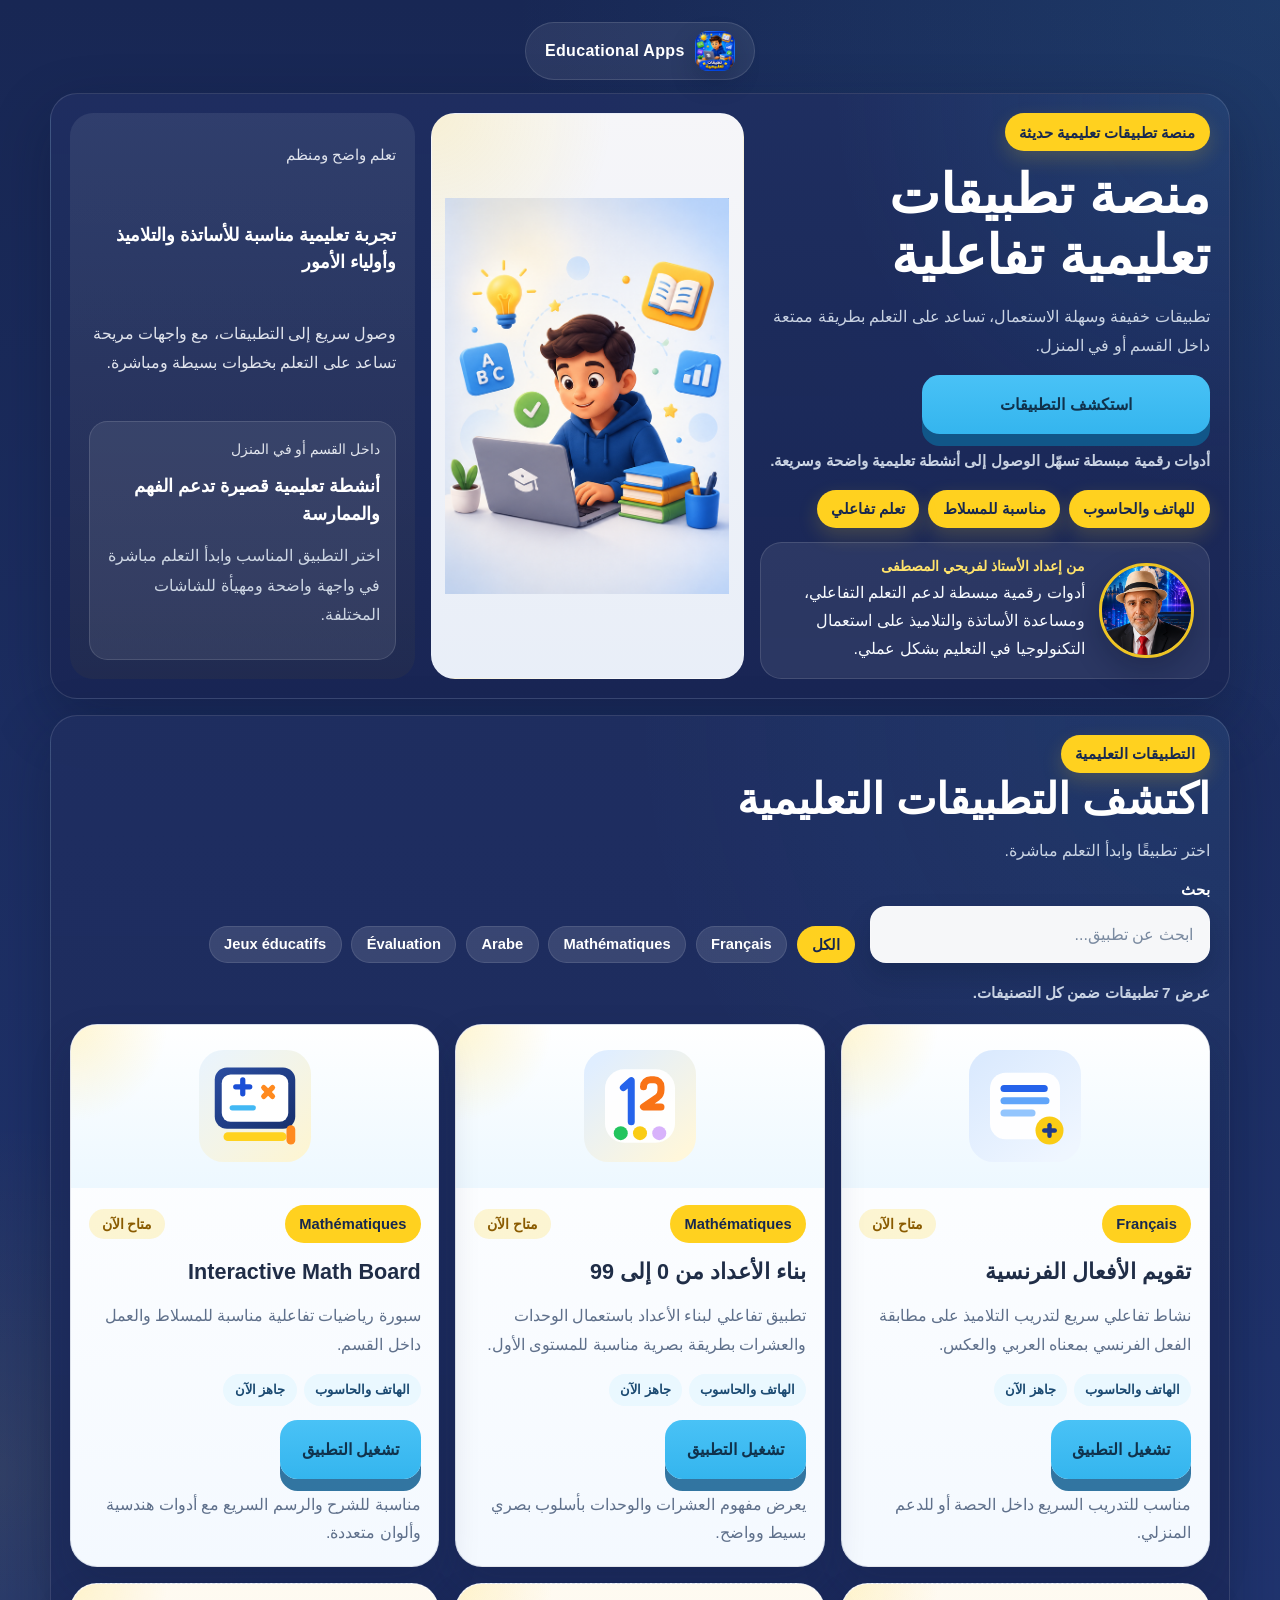
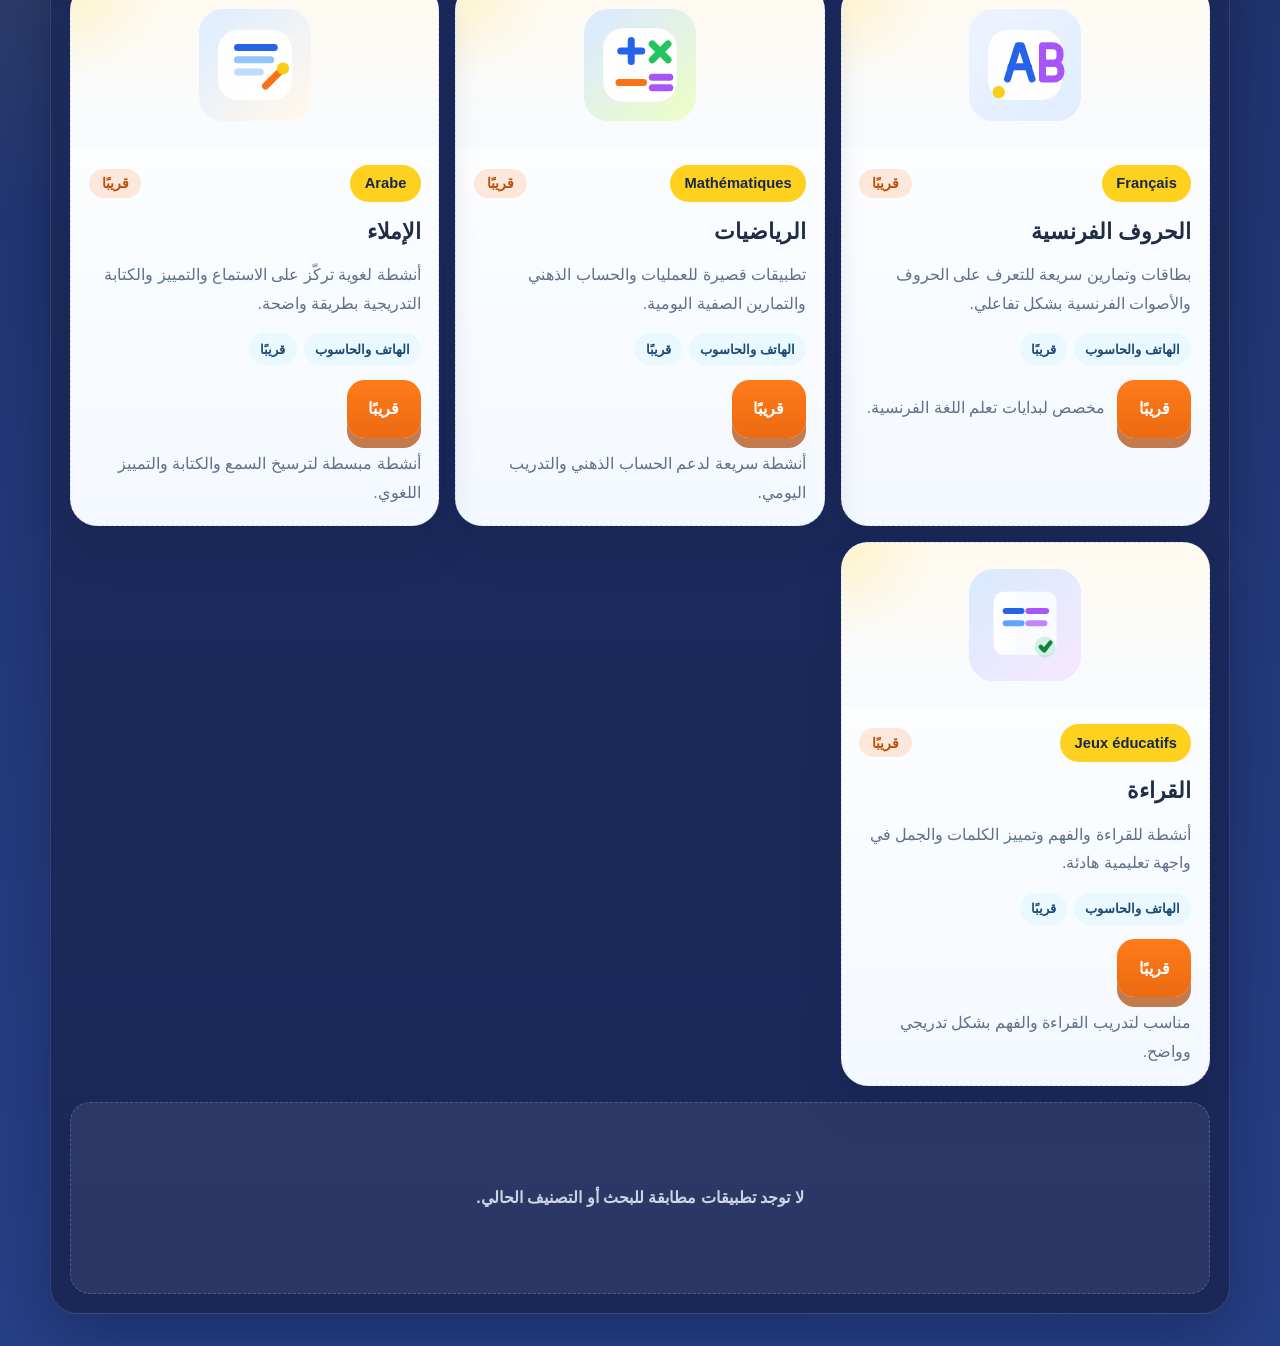
<file: index.html>
<!DOCTYPE html>
<html lang="ar" dir="rtl">
<head>
  <meta charset="UTF-8">
  <meta name="viewport" content="width=device-width, initial-scale=1.0, viewport-fit=cover">
  <meta name="theme-color" content="#1b2c61">
  <meta name="description" content="منصة educational-apps التعليمية لتجميع التطبيقات والأنشطة التفاعلية للتلاميذ والأساتذة.">
  <title>educational-apps</title>
  <link rel="manifest" href="./manifest.json">
  <link rel="apple-touch-icon" sizes="180x180" href="./assets/icons/app-main-180.png">
  <link rel="icon" type="image/png" sizes="32x32" href="./assets/icons/app-main-32.png">
  <link rel="icon" type="image/png" sizes="16x16" href="./assets/icons/app-main-16.png">
  <link rel="shortcut icon" href="./assets/icons/app-main-32.png" type="image/png">
  <link rel="stylesheet" href="./css/style.css">
  <script src="./js/app.js" defer></script>
</head>
<body>
  <div class="site-shell">
    <header class="site-header" aria-label="اسم المنصة">
      <span class="site-brand">
        <img class="site-brand-icon" src="./assets/icons/app-main-180.png" alt="" width="40" height="40" decoding="async">
        <span>Educational Apps</span>
      </span>
    </header>

    <header class="hero" aria-label="واجهة المنصة الرئيسية">
      <div class="hero-copy">
        <span class="eyebrow">منصة تطبيقات تعليمية حديثة</span>
        <h1 class="hero-title">منصة تطبيقات تعليمية تفاعلية</h1>
        <p class="hero-text">
          تطبيقات خفيفة وسهلة الاستعمال، تساعد على التعلم بطريقة ممتعة داخل القسم أو في المنزل.
        </p>

        <div class="hero-actions">
          <a class="primary-button hero-button" href="#catalog-title">استكشف التطبيقات</a>
          <span class="device-note">أدوات رقمية مبسطة تسهّل الوصول إلى أنشطة تعليمية واضحة وسريعة.</span>
        </div>

        <div class="hero-meta">
          <span class="hero-pill">للهاتف والحاسوب</span>
          <span class="hero-pill">مناسبة للمسلاط</span>
          <span class="hero-pill">تعلم تفاعلي</span>
        </div>

        <article class="founder-card" aria-label="تعريف بصاحب المنصة">
          <img
            class="founder-photo"
            src="./assets/images/founder.png"
            alt="صورة الأستاذ لفريحي المصطفى"
            loading="lazy"
            decoding="async"
          >
          <div class="founder-copy">
            <span class="founder-label">من إعداد الأستاذ لفريحي المصطفى</span>
            <p>
              أدوات رقمية مبسطة لدعم التعلم التفاعلي، ومساعدة الأساتذة والتلاميذ على استعمال
              التكنولوجيا في التعليم بشكل عملي.
            </p>
          </div>
        </article>
      </div>

      <div class="hero-visual" aria-hidden="true">
        <img src="./assets/images/hero-student-learning.png" alt="" loading="eager" decoding="async">
      </div>

      <div class="hero-panel">
        <p class="hero-label">تعلم واضح ومنظم</p>
        <strong>تجربة تعليمية مناسبة للأساتذة والتلاميذ وأولياء الأمور</strong>
        <span>وصول سريع إلى التطبيقات، مع واجهات مريحة تساعد على التعلم بخطوات بسيطة ومباشرة.</span>

        <div class="hero-highlight">
          <div>
            <span class="hero-highlight-label">داخل القسم أو في المنزل</span>
            <strong>أنشطة تعليمية قصيرة تدعم الفهم والممارسة</strong>
          </div>
          <p>اختر التطبيق المناسب وابدأ التعلم مباشرة في واجهة واضحة ومهيأة للشاشات المختلفة.</p>
        </div>
      </div>
    </header>

    <main class="main-content">
      <section class="catalog" aria-labelledby="catalog-title">
        <div class="section-head">
          <div>
            <span class="section-kicker">التطبيقات التعليمية</span>
            <h2 id="catalog-title">اكتشف التطبيقات التعليمية</h2>
          </div>
          <p>اختر تطبيقًا وابدأ التعلم مباشرة.</p>
        </div>

        <div class="catalog-toolbar">
          <label class="search-box" for="searchInput">
            <span class="search-label">بحث</span>
            <input
              id="searchInput"
              type="search"
              inputmode="search"
              placeholder="ابحث عن تطبيق..."
              autocomplete="off"
            >
          </label>

          <div class="filters" id="categoryFilters" aria-label="تصنيفات التطبيقات"></div>
        </div>

        <div class="results-head">
          <p class="results-note" id="resultsNote">تطبيقات تعليمية جاهزة للاستعمال أو ستصل قريبًا.</p>
        </div>

        <div class="apps-grid" id="appsGrid" aria-live="polite"></div>
        <p class="empty-state" id="emptyState" hidden>لا توجد تطبيقات مطابقة للبحث أو التصنيف الحالي.</p>
      </section>
    </main>
  </div>
</body>
</html>
</file>
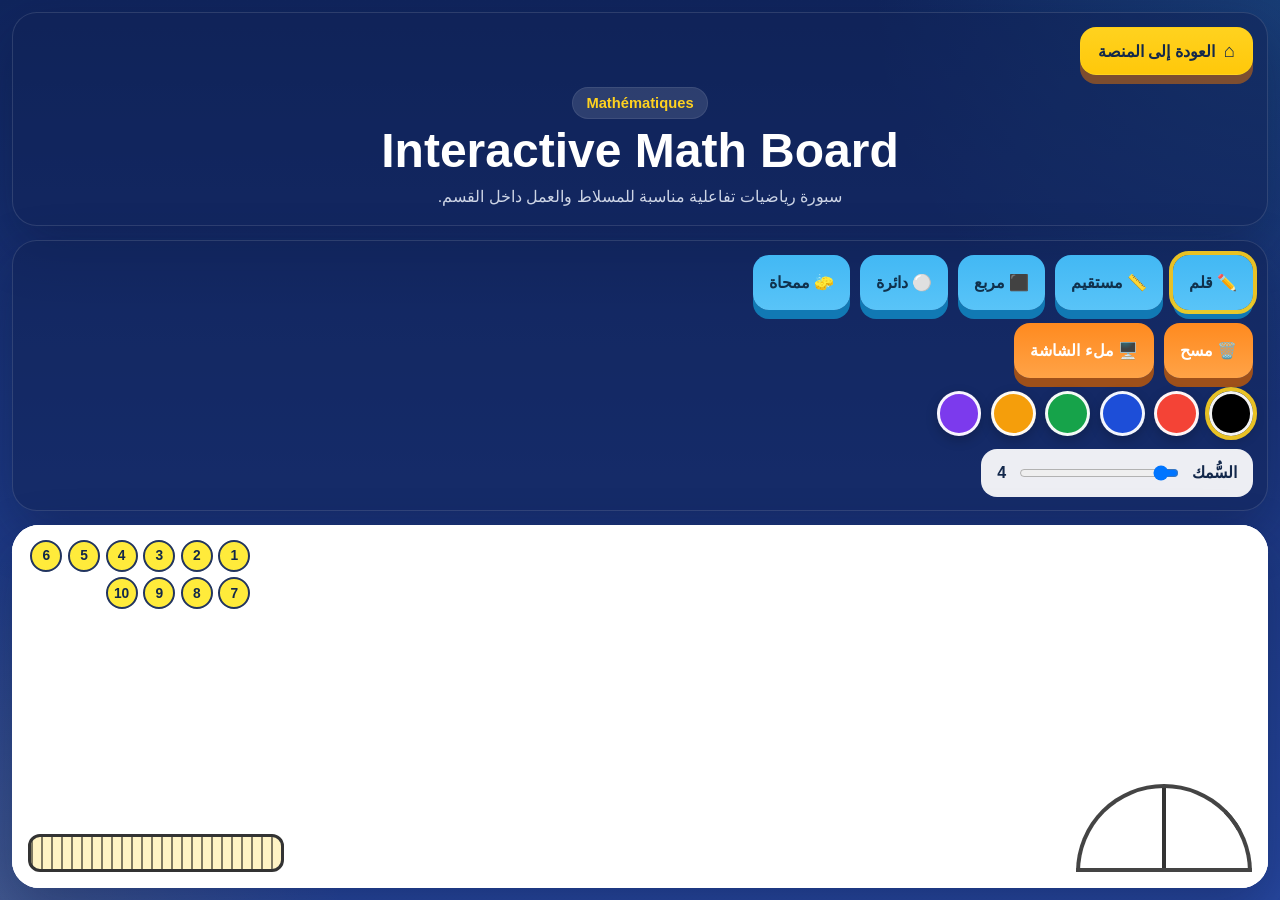
<file: apps/math-board/index.html>
<!DOCTYPE html>
<html lang="ar" dir="rtl">
<head>
  <meta charset="UTF-8">
  <meta name="viewport" content="width=device-width, initial-scale=1.0">
  <meta name="theme-color" content="#17306d">
  <meta name="description" content="سبورة رياضيات تفاعلية مناسبة للمسلاط والعمل داخل القسم.">
  <title>Interactive Math Board</title>
  <link rel="manifest" href="../../manifest.json">
  <link rel="apple-touch-icon" sizes="180x180" href="../../assets/icons/app-main-180.png">
  <link rel="icon" type="image/png" sizes="32x32" href="../../assets/icons/app-main-32.png">
  <link rel="icon" type="image/png" sizes="16x16" href="../../assets/icons/app-main-16.png">
  <link rel="shortcut icon" href="../../assets/icons/app-main-32.png" type="image/png">
  <link rel="stylesheet" href="./css/style.css">
</head>
<body>
  <div class="board-shell">
    <header class="board-header">
      <a class="back-link" href="https://apps.lafryhi-elmostafa-school-primary.com/" aria-label="العودة إلى المنصة الرئيسية">
        <span class="back-link-icon" aria-hidden="true">⌂</span>
        <span>العودة إلى المنصة</span>
      </a>

      <div class="board-title">
        <span class="board-kicker">Mathématiques</span>
        <h1>Interactive Math Board</h1>
        <p>سبورة رياضيات تفاعلية مناسبة للمسلاط والعمل داخل القسم.</p>
      </div>

      <p class="orientation-note">📱 للحصول على أفضل تجربة، استعمل الهاتف بالوضع الأفقي.</p>
    </header>

    <section class="board-toolbar" aria-label="أدوات السبورة">
      <div class="tool-group" aria-label="أدوات الرسم">
        <button class="tool-btn active" id="penBtn" data-tool="pen" type="button">✏️ قلم</button>
        <button class="tool-btn" id="lineBtn" data-tool="line" type="button">📏 مستقيم</button>
        <button class="tool-btn" id="rectBtn" data-tool="rect" type="button">⬛ مربع</button>
        <button class="tool-btn" id="circleBtn" data-tool="circle" type="button">⚪ دائرة</button>
        <button class="tool-btn" id="eraserBtn" data-tool="eraser" type="button">🧽 ممحاة</button>
      </div>

      <div class="tool-group actions-group" aria-label="إجراءات السبورة">
        <button class="tool-btn utility-btn" id="clearBtn" type="button">🗑️ مسح</button>
        <button class="tool-btn utility-btn" id="fullscreenBtn" type="button">🖥️ ملء الشاشة</button>
      </div>

      <div class="picker-group" aria-label="اختيار اللون">
        <button class="color-btn active-color" type="button" style="background:#000000" data-color="#000000" aria-label="أسود"></button>
        <button class="color-btn" type="button" style="background:#f44336" data-color="#f44336" aria-label="أحمر"></button>
        <button class="color-btn" type="button" style="background:#1d4ed8" data-color="#1d4ed8" aria-label="أزرق"></button>
        <button class="color-btn" type="button" style="background:#16a34a" data-color="#16a34a" aria-label="أخضر"></button>
        <button class="color-btn" type="button" style="background:#f59e0b" data-color="#f59e0b" aria-label="برتقالي"></button>
        <button class="color-btn" type="button" style="background:#7c3aed" data-color="#7c3aed" aria-label="بنفسجي"></button>
      </div>

      <label class="size-box" for="sizeRange">
        <span>السُّمك</span>
        <input type="range" id="sizeRange" min="2" max="30" value="4">
        <strong id="sizeValue">4</strong>
      </label>
    </section>

    <main class="board-stage" id="boardStage">
      <div class="counter-box" aria-hidden="true">
        <div class="counter">1</div>
        <div class="counter">2</div>
        <div class="counter">3</div>
        <div class="counter">4</div>
        <div class="counter">5</div>
        <div class="counter">6</div>
        <div class="counter">7</div>
        <div class="counter">8</div>
        <div class="counter">9</div>
        <div class="counter">10</div>
      </div>

      <div class="ruler" aria-hidden="true"></div>
      <div class="protractor" aria-hidden="true"></div>
      <canvas id="canvas"></canvas>
    </main>
  </div>

  <script src="./js/script.js"></script>
</body>
</html>
</file>
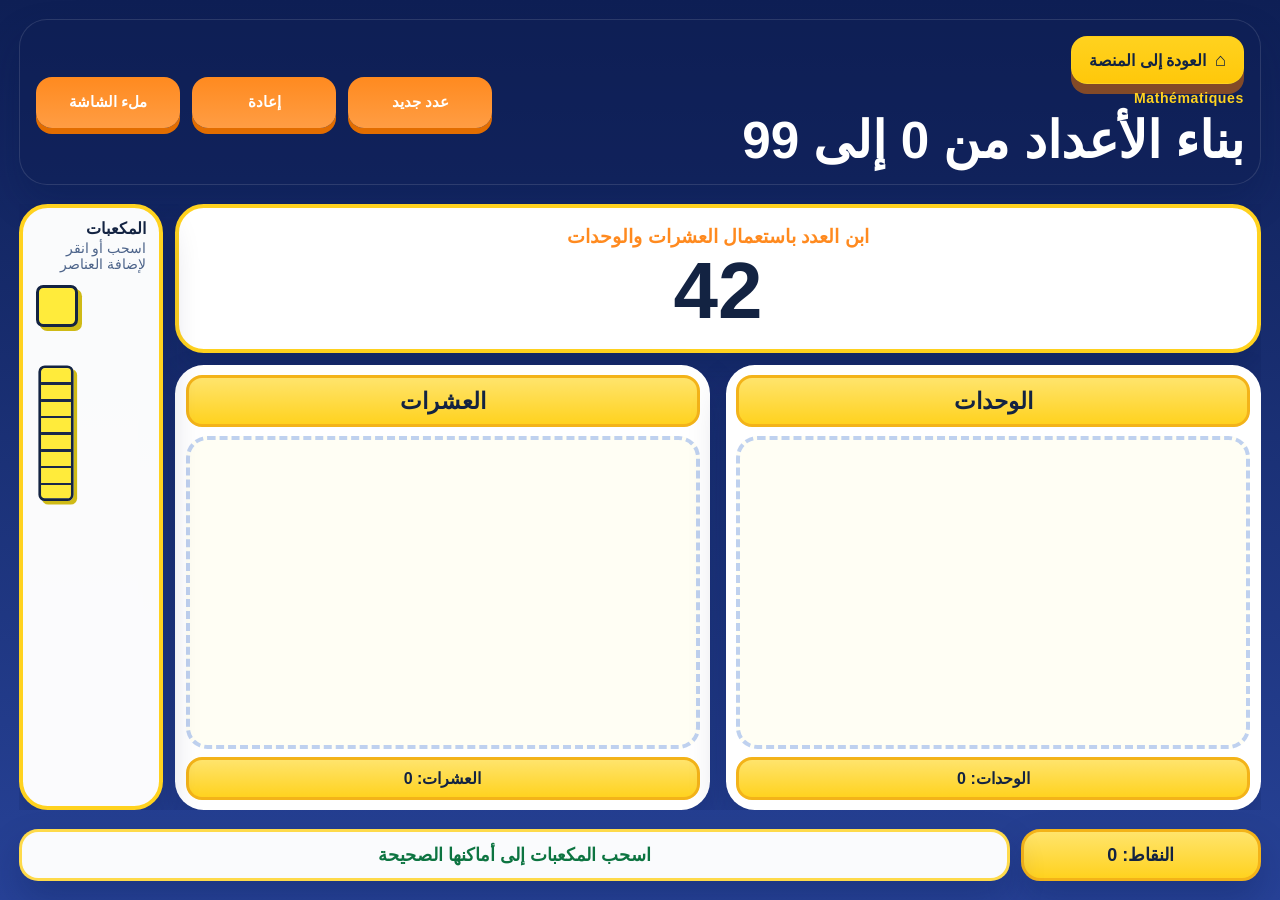
<file: apps/numbers/index.html>
<!DOCTYPE html>
<html lang="ar" dir="rtl">
<head>
  <meta charset="UTF-8">
  <meta name="viewport" content="width=device-width, initial-scale=1.0">
  <meta name="theme-color" content="#17306d">
  <meta name="description" content="تطبيق تفاعلي لبناء الأعداد من 0 إلى 99 باستعمال الوحدات والعشرات.">
  <title>بناء الأعداد من 0 إلى 99</title>
  <link rel="manifest" href="../../manifest.json">
  <link rel="apple-touch-icon" sizes="180x180" href="../../assets/icons/app-main-180.png">
  <link rel="icon" type="image/png" sizes="32x32" href="../../assets/icons/app-main-32.png">
  <link rel="icon" type="image/png" sizes="16x16" href="../../assets/icons/app-main-16.png">
  <link rel="shortcut icon" href="../../assets/icons/app-main-32.png" type="image/png">
  <link rel="stylesheet" href="./css/style.css">
</head>
<body>
  <div class="app-shell">
    <header class="toolbar">
      <div class="toolbar-copy">
        <a class="back-link" href="https://apps.lafryhi-elmostafa-school-primary.com/" aria-label="العودة إلى المنصة الرئيسية">
          <span class="back-link-icon" aria-hidden="true">⌂</span>
          <span>العودة إلى المنصة</span>
        </a>
        <p class="toolbar-kicker">Mathématiques</p>
        <h1>بناء الأعداد من 0 إلى 99</h1>
        <p class="orientation-note">📱 للحصول على أفضل تجربة، استعمل الهاتف بالوضع الأفقي.</p>
      </div>

      <div class="toolbar-actions">
        <button id="newBtn" type="button">عدد جديد</button>
        <button id="resetBtn" type="button">إعادة</button>
        <button id="fullscreenBtn" type="button">ملء الشاشة</button>
      </div>
    </header>

    <main class="app-main">
      <section class="target-box" aria-labelledby="targetTitle">
        <p class="instructions" id="targetTitle">ابن العدد باستعمال العشرات والوحدات</p>
        <div class="target-number" id="targetNumber">25</div>
      </section>

      <section class="workspace" aria-label="منطقة العمل">
        <div class="zone zone-tens">
          <div class="zone-title">العشرات</div>
          <div class="dropzone" id="tensZone" data-type="10"></div>
          <div class="count-box" id="tensCount">العشرات: 0</div>
        </div>

        <div class="zone zone-units">
          <div class="zone-title">الوحدات</div>
          <div class="dropzone" id="unitsZone" data-type="1"></div>
          <div class="count-box" id="unitsCount">الوحدات: 0</div>
        </div>
      </section>

      <aside class="palette" aria-label="صندوق الأدوات">
        <div class="palette-copy">
          <strong>المكعبات</strong>
          <span>اسحب أو انقر لإضافة العناصر</span>
        </div>

        <div class="palette-blocks">
          <button class="palette-block unit cube" type="button" draggable="true" data-value="1" aria-label="وحدة واحدة"></button>
          <button class="palette-block ten cube small" type="button" draggable="true" data-value="10" aria-label="عشرة واحدة"></button>
        </div>
      </aside>
    </main>

    <footer class="status-bar">
      <div class="score-box">النقاط: <span id="score">0</span></div>
      <div class="message" id="message">اسحب المكعبات إلى أماكنها الصحيحة</div>
    </footer>
  </div>

  <script src="./js/script.js"></script>
</body>
</html>
</file>
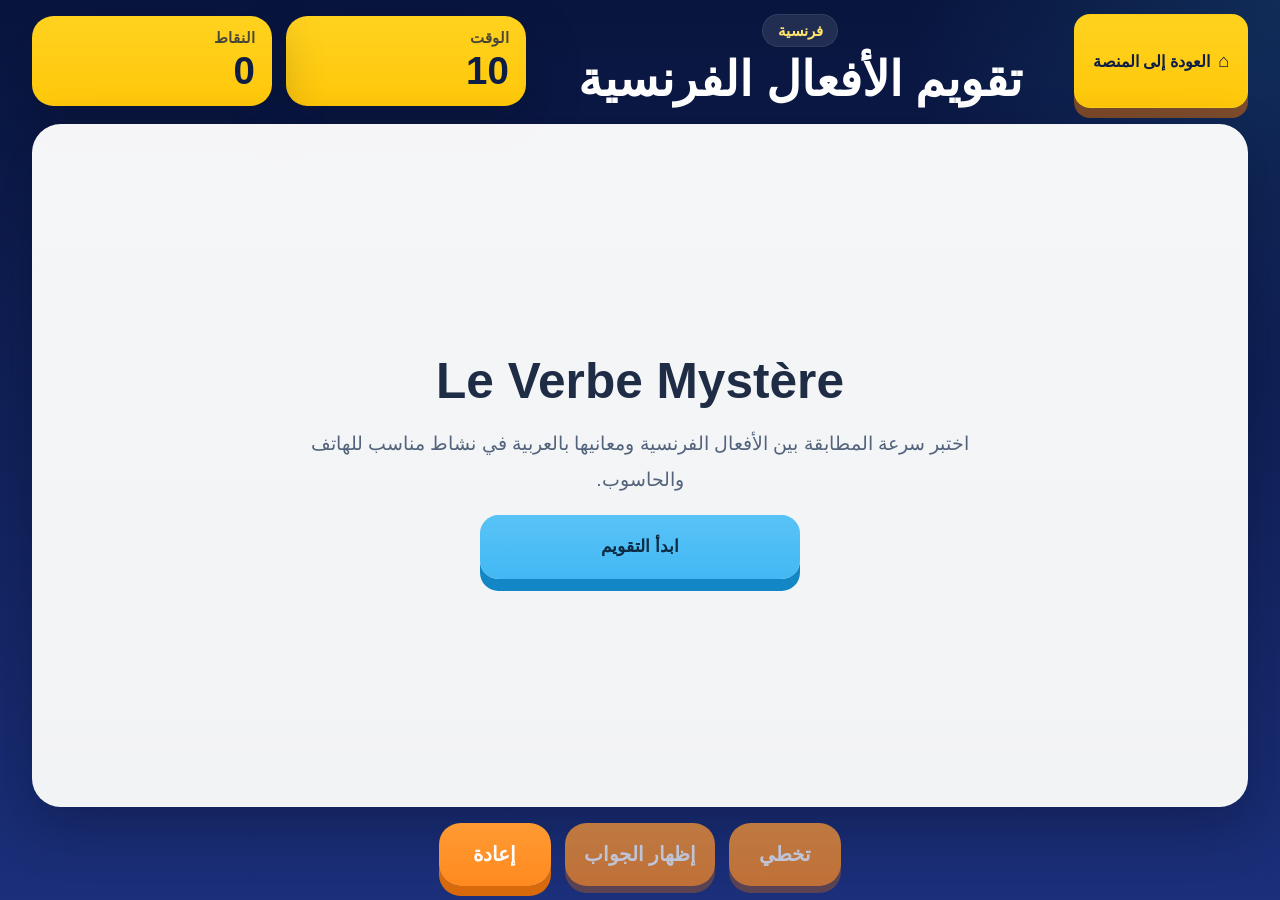
<file: apps/verbes/index.html>
<!DOCTYPE html>
<html lang="ar" dir="rtl">
<head>
  <meta charset="UTF-8">
  <meta name="viewport" content="width=device-width, initial-scale=1.0">
  <meta name="theme-color" content="#0f4c81">
  <meta name="description" content="تقويم تفاعلي للأفعال الفرنسية مناسب للهاتف والحاسوب والمسلاط.">
  <title>تقويم الأفعال الفرنسية</title>
  <link rel="manifest" href="../../manifest.json">
  <link rel="apple-touch-icon" sizes="180x180" href="../../assets/icons/app-main-180.png">
  <link rel="icon" type="image/png" sizes="32x32" href="../../assets/icons/app-main-32.png">
  <link rel="icon" type="image/png" sizes="16x16" href="../../assets/icons/app-main-16.png">
  <link rel="shortcut icon" href="../../assets/icons/app-main-32.png" type="image/png">
  <link rel="stylesheet" href="./css/style.css">
  <script src="./js/script.js" defer></script>
</head>
<body>
  <div class="verbes-shell">
    <header class="app-header">
      <a class="back-link" href="https://apps.lafryhi-elmostafa-school-primary.com/" aria-label="العودة إلى المنصة الرئيسية">
        <span class="back-link-icon" aria-hidden="true">⌂</span>
        <span>العودة إلى المنصة</span>
      </a>

      <div class="title-wrap">
        <span class="app-kicker">فرنسية</span>
        <h1>تقويم الأفعال الفرنسية</h1>
      </div>

      <div class="status-grid">
        <article class="status-card">
          <span>الوقت</span>
          <strong id="timer">10</strong>
        </article>
        <article class="status-card">
          <span>النقاط</span>
          <strong id="score">0</strong>
        </article>
      </div>
    </header>

    <main class="app-main">
      <section class="screen" id="screen" aria-live="polite"></section>
    </main>

    <footer class="app-footer">
      <button class="control-button" id="skipButton" type="button">تخطي</button>
      <button class="control-button secondary" id="answerButton" type="button">إظهار الجواب</button>
      <button class="control-button ghost" id="restartButton" type="button">إعادة</button>
    </footer>
  </div>
</body>
</html>
</file>
<file: css/style.css>
:root {
  --page-bg-top: #182754;
  --page-bg-bottom: #273f86;
  --surface: rgba(23, 37, 84, 0.68);
  --surface-strong: rgba(255, 255, 255, 0.14);
  --text-light: #f8fbff;
  --text-soft: rgba(238, 246, 255, 0.82);
  --card-text: #1f2d47;
  --card-muted: #5f708b;
  --card-bg: #ffffff;
  --card-bg-soft: #f4f9ff;
  --sky-400: #49c2f6;
  --sky-500: #34b5ee;
  --sky-600: #1797d7;
  --orange-500: #ff7b1a;
  --orange-600: #ec6a11;
  --yellow-400: #ffd11f;
  --yellow-300: #ffe36a;
  --yellow-soft: rgba(255, 209, 31, 0.18);
  --white-soft: rgba(255, 255, 255, 0.1);
  --border-dark: rgba(255, 255, 255, 0.12);
  --border-light: rgba(28, 45, 92, 0.12);
  --shadow-dark: 0 22px 58px rgba(8, 18, 44, 0.32);
  --shadow-card: 0 20px 40px rgba(13, 28, 67, 0.2);
  --shadow-button: 0 12px 0 rgba(16, 95, 145, 0.85);
}

* {
  box-sizing: border-box;
}

html {
  font-size: 16px;
}

body {
  margin: 0;
  min-height: 100vh;
  font-family: "Segoe UI", Tahoma, sans-serif;
  color: var(--text-light);
  background:
    radial-gradient(circle at top right, rgba(73, 194, 246, 0.12), transparent 24%),
    radial-gradient(circle at left center, rgba(255, 209, 31, 0.08), transparent 18%),
    linear-gradient(180deg, var(--page-bg-top) 0%, var(--page-bg-bottom) 100%);
}

a {
  color: inherit;
  text-decoration: none;
}

button,
input {
  font: inherit;
}

button {
  font-family: inherit;
}

img {
  display: block;
  max-width: 100%;
}

.site-shell {
  width: min(1180px, calc(100% - 1.2rem));
  margin: 0 auto;
  padding: 0.9rem 0 2rem;
}

.site-header {
  display: flex;
  justify-content: center;
  padding-bottom: 0.85rem;
}

.site-brand {
  display: inline-flex;
  align-items: center;
  justify-content: center;
  gap: 0.65rem;
  min-height: 2.8rem;
  padding: 0.5rem 1.2rem;
  border-radius: 999px;
  background: rgba(255, 255, 255, 0.08);
  border: 1px solid rgba(255, 255, 255, 0.12);
  color: #ffffff;
  font-size: 1rem;
  font-weight: 900;
  letter-spacing: 0.02em;
}

.site-brand-icon {
  width: 2.5rem;
  height: 2.5rem;
  flex-shrink: 0;
  border-radius: 0.8rem;
  box-shadow: 0 10px 24px rgba(7, 18, 46, 0.25);
}

.hero,
.catalog,
.app-card {
  border: 1px solid var(--border-dark);
  border-radius: 1.7rem;
  box-shadow: var(--shadow-dark);
}

.hero {
  display: grid;
  gap: 1rem;
  padding: 1rem;
  background:
    radial-gradient(circle at top right, rgba(73, 194, 246, 0.12), transparent 30%),
    linear-gradient(180deg, rgba(31, 46, 96, 0.98), rgba(25, 38, 84, 0.96));
}

.hero-copy,
.hero-panel {
  display: grid;
  gap: 0.9rem;
}

.hero-title {
  margin: 0;
  color: #ffffff;
  font-size: clamp(2rem, 5vw, 3.4rem);
  line-height: 1.12;
}

.founder-card {
  display: grid;
  gap: 0.9rem;
  padding: 0.95rem;
  border: 1px solid rgba(255, 255, 255, 0.12);
  border-radius: 1.35rem;
  background: rgba(255, 255, 255, 0.08);
}

.founder-photo {
  width: 5.9rem;
  height: 5.9rem;
  object-fit: cover;
  border-radius: 50%;
  border: 3px solid rgba(255, 209, 31, 0.92);
  box-shadow: 0 12px 28px rgba(6, 15, 39, 0.28);
}

.founder-copy {
  display: grid;
  gap: 0.28rem;
}

.founder-label {
  color: var(--yellow-300);
  font-size: 0.88rem;
  font-weight: 800;
}

.founder-copy p {
  margin: 0;
  color: var(--text-light);
  line-height: 1.75;
}

.eyebrow,
.section-kicker,
.card-category,
.hero-pill,
.filter-chip {
  display: inline-flex;
  align-items: center;
  justify-content: center;
  min-height: 2.35rem;
  padding: 0.45rem 0.9rem;
  border-radius: 999px;
  font-size: 0.92rem;
  font-weight: 800;
}

.eyebrow,
.section-kicker,
.hero-pill {
  width: fit-content;
  background: var(--yellow-400);
  color: #17284f;
  box-shadow: 0 8px 20px rgba(255, 209, 31, 0.18);
}

.hero-text,
.section-head p,
.hero-panel span,
.hero-highlight p,
.results-note,
.device-note,
.empty-state {
  margin: 0;
  color: var(--text-soft);
  line-height: 1.85;
}

.hero-actions {
  display: grid;
  gap: 0.85rem;
}

.primary-button,
.secondary-button {
  display: inline-flex;
  align-items: center;
  justify-content: center;
  min-height: 3.65rem;
  padding: 0.95rem 1.35rem;
  border-radius: 1.1rem;
  font-size: 1rem;
  font-weight: 800;
  transition: transform 0.18s ease, box-shadow 0.18s ease, background-color 0.18s ease;
}

.primary-button {
  border: none;
  background: linear-gradient(180deg, var(--sky-400), var(--sky-500));
  color: #10324c;
  box-shadow: var(--shadow-button);
}

.secondary-button {
  border: none;
  background: linear-gradient(180deg, var(--orange-500), var(--orange-600));
  color: #ffffff;
  box-shadow: 0 10px 0 rgba(177, 74, 9, 0.72);
}

.secondary-button:disabled {
  cursor: default;
  opacity: 1;
}

.hero-button {
  width: min(100%, 18rem);
}

.device-note {
  font-size: 0.96rem;
  font-weight: 600;
}

.hero-meta {
  display: flex;
  flex-wrap: wrap;
  gap: 0.55rem;
}

.hero-visual {
  min-height: 12rem;
  display: grid;
  place-items: center;
  padding: 0.85rem;
  border: 1px solid rgba(255, 255, 255, 0.08);
  border-radius: 1.5rem;
  background:
    radial-gradient(circle at top left, rgba(255, 209, 31, 0.16), transparent 28%),
    linear-gradient(180deg, rgba(255, 255, 255, 0.96), rgba(241, 247, 255, 0.96));
}

.hero-visual img {
  width: 100%;
  height: 100%;
  object-fit: contain;
  object-position: center;
}

.hero-panel {
  padding: 1.15rem;
  border-radius: 1.45rem;
  background:
    linear-gradient(180deg, rgba(255, 255, 255, 0.08), rgba(255, 255, 255, 0.05)),
    linear-gradient(180deg, rgba(31, 46, 96, 0.98), rgba(21, 32, 71, 0.98));
  color: #f8fbff;
}

.hero-label,
.hero-panel span,
.hero-highlight-label {
  color: rgba(248, 251, 255, 0.88);
}

.hero-label {
  font-size: 0.92rem;
}

.hero-panel strong {
  font-size: 1.14rem;
  line-height: 1.5;
  color: #ffffff;
}

.hero-highlight {
  display: grid;
  gap: 0.45rem;
  padding: 0.95rem;
  border: 1px solid var(--border-dark);
  border-radius: 1.15rem;
  background: rgba(255, 255, 255, 0.08);
}

.hero-highlight div {
  display: grid;
  gap: 0.2rem;
}

.hero-highlight-label {
  font-size: 0.85rem;
}

.main-content {
  padding-top: 1rem;
}

.catalog {
  display: grid;
  gap: 1rem;
  padding: 1rem;
  background:
    radial-gradient(circle at top right, rgba(73, 194, 246, 0.08), transparent 24%),
    linear-gradient(180deg, rgba(31, 46, 96, 0.94), rgba(26, 39, 87, 0.96));
}

.section-head {
  display: grid;
  gap: 0.7rem;
}

.section-head h2 {
  margin: 0.1rem 0 0;
  font-size: clamp(1.55rem, 5vw, 2.7rem);
  color: #ffffff;
}

.catalog-toolbar {
  display: grid;
  gap: 0.9rem;
}

.search-box {
  display: grid;
  gap: 0.45rem;
}

.search-label {
  font-size: 0.95rem;
  font-weight: 800;
  color: #ffffff;
}

.search-box input {
  width: 100%;
  min-height: 3.55rem;
  padding: 0.85rem 1rem;
  border: 1px solid rgba(255, 255, 255, 0.14);
  border-radius: 1rem;
  background: rgba(255, 255, 255, 0.96);
  color: #183153;
  box-shadow: 0 12px 24px rgba(7, 18, 46, 0.2);
}

.search-box input::placeholder {
  color: #7a8aa0;
}

.search-box input:focus {
  outline: 2px solid rgba(73, 194, 246, 0.28);
  border-color: rgba(73, 194, 246, 0.48);
}

.filters {
  display: flex;
  flex-wrap: wrap;
  gap: 0.6rem;
}

.filter-chip {
  border: 1px solid rgba(255, 255, 255, 0.1);
  background: rgba(255, 255, 255, 0.12);
  color: #ffffff;
  cursor: pointer;
}

.filter-chip.active {
  background: var(--yellow-400);
  color: #162750;
  border-color: transparent;
}

.results-head {
  display: flex;
  align-items: center;
  justify-content: space-between;
  gap: 1rem;
}

.results-note {
  font-size: 0.96rem;
  font-weight: 700;
}

.apps-grid {
  display: grid;
  gap: 1rem;
}

.app-card {
  overflow: hidden;
  border-color: var(--border-light);
  background: linear-gradient(180deg, var(--card-bg) 0%, var(--card-bg-soft) 100%);
  box-shadow: var(--shadow-card);
  transition: transform 0.18s ease, box-shadow 0.18s ease, border-color 0.18s ease;
}

.card-cover {
  min-height: 10.2rem;
  display: grid;
  place-items: center;
  padding: 1.15rem;
  background:
    radial-gradient(circle at top left, rgba(255, 209, 31, 0.2), transparent 24%),
    linear-gradient(180deg, #ffffff 0%, #edf8ff 100%);
}

.card-cover img {
  width: min(100%, 7rem);
  height: auto;
}

.card-body {
  display: grid;
  gap: 0.9rem;
  padding: 1.1rem;
}

.card-top {
  display: flex;
  align-items: center;
  justify-content: space-between;
  gap: 0.75rem;
}

.card-category {
  background: var(--yellow-400);
  color: #17284f;
}

.card-status {
  min-width: fit-content;
  padding: 0.42rem 0.8rem;
  border-radius: 999px;
  font-size: 0.88rem;
  font-weight: 800;
}

.card-status.available {
  background: rgba(255, 209, 31, 0.2);
  color: #8a5b00;
}

.card-status.coming-soon {
  background: rgba(255, 123, 26, 0.16);
  color: #bb4f07;
}

.card-title {
  margin: 0;
  font-size: 1.35rem;
  line-height: 1.4;
  color: var(--card-text);
}

.card-description,
.card-note {
  margin: 0;
  color: var(--card-muted);
  line-height: 1.8;
}

.card-meta {
  display: flex;
  flex-wrap: wrap;
  gap: 0.45rem;
}

.meta-chip {
  display: inline-flex;
  align-items: center;
  min-height: 2rem;
  padding: 0.35rem 0.7rem;
  border-radius: 999px;
  background: #eaf8ff;
  color: #1b4a72;
  font-size: 0.84rem;
  font-weight: 800;
}

.card-actions {
  display: flex;
  flex-wrap: wrap;
  gap: 0.75rem;
  align-items: center;
}

.app-card.coming-soon {
  border-style: dashed;
}

.app-card.coming-soon .card-cover {
  background:
    radial-gradient(circle at top left, rgba(255, 209, 31, 0.18), transparent 24%),
    linear-gradient(180deg, #fffaf0 0%, #f7fbff 100%);
}

.empty-state {
  display: grid;
  place-items: center;
  min-height: 12rem;
  padding: 1rem;
  border: 1px dashed rgba(255, 255, 255, 0.18);
  border-radius: 1.25rem;
  background: rgba(255, 255, 255, 0.08);
  text-align: center;
  font-weight: 800;
}

@media (hover: hover) {
  .filter-chip:hover,
  .primary-button:hover,
  .secondary-button:hover,
  .app-card:hover {
    transform: translateY(-2px);
  }

  .primary-button:hover {
    box-shadow: 0 15px 0 rgba(16, 95, 145, 0.72);
  }

  .secondary-button:hover {
    box-shadow: 0 13px 0 rgba(177, 74, 9, 0.6);
  }

  .app-card:hover {
    box-shadow: 0 28px 48px rgba(10, 21, 55, 0.28);
    border-color: rgba(73, 194, 246, 0.34);
  }
}

@media (min-width: 760px) {
  .site-shell {
    width: min(1180px, calc(100% - 2.2rem));
    padding-top: 1.35rem;
  }

  .hero {
    grid-template-columns: minmax(0, 1.2fr) minmax(280px, 0.9fr);
    align-items: stretch;
    padding: 1.2rem;
  }

  .hero-visual {
    min-height: 100%;
  }

  .founder-card {
    grid-template-columns: auto minmax(0, 1fr);
    align-items: center;
  }

  .catalog {
    padding: 1.2rem;
  }

  .catalog-toolbar {
    grid-template-columns: minmax(280px, 340px) minmax(0, 1fr);
    align-items: end;
  }

  .apps-grid {
    grid-template-columns: repeat(2, minmax(0, 1fr));
  }
}

@media (min-width: 1040px) {
  .hero {
    grid-template-columns: minmax(0, 1.15fr) minmax(260px, 0.8fr) minmax(280px, 0.88fr);
  }

  .apps-grid {
    grid-template-columns: repeat(3, minmax(0, 1fr));
  }
}
</file>
<file: apps/math-board/css/style.css>
:root {
  --bg-top: #10255d;
  --bg-bottom: #27479f;
  --surface: rgba(17, 35, 86, 0.56);
  --surface-card: rgba(255, 255, 255, 0.96);
  --text-light: #f7fbff;
  --text-dark: #13284b;
  --text-soft: rgba(241, 246, 255, 0.84);
  --yellow: #ffd21f;
  --yellow-border: #f2b91a;
  --sky: #42b8f4;
  --sky-dark: #1788c6;
  --orange: #ff8a1f;
  --orange-dark: #df6d02;
  --green: #31b45f;
  --green-dark: #1f8a48;
  --shadow-lg: 0 20px 54px rgba(6, 17, 48, 0.32);
  --shadow-btn: 0 9px 0 rgba(17, 136, 194, 0.85);
}

* {
  box-sizing: border-box;
}

html,
body {
  height: 100%;
}

body {
  margin: 0;
  overflow: hidden;
  font-family: "Segoe UI", Tahoma, Arial, sans-serif;
  color: var(--text-light);
  background:
    radial-gradient(circle at top right, rgba(66, 184, 244, 0.16), transparent 26%),
    radial-gradient(circle at bottom left, rgba(255, 210, 31, 0.12), transparent 22%),
    linear-gradient(180deg, var(--bg-top), var(--bg-bottom));
}

button,
input,
a {
  font: inherit;
  -webkit-tap-highlight-color: transparent;
}

button {
  border: none;
  cursor: pointer;
}

.board-shell {
  min-height: 100dvh;
  display: grid;
  grid-template-rows: auto auto minmax(0, 1fr);
  gap: 0.9rem;
  padding: 0.75rem;
}

.board-header,
.board-toolbar,
.board-stage {
  min-width: 0;
}

.board-header,
.board-toolbar {
  border: 1px solid rgba(255, 255, 255, 0.12);
  border-radius: 1.55rem;
  background: var(--surface);
  box-shadow: var(--shadow-lg);
}

.board-header {
  display: grid;
  gap: 0.75rem;
  padding: 0.9rem;
}

.back-link {
  display: inline-flex;
  justify-self: start;
  align-items: center;
  gap: 0.55rem;
  min-height: 3rem;
  padding: 0.72rem 1.05rem;
  border-radius: 1rem;
  background: linear-gradient(180deg, var(--yellow), #ffc80a);
  border: 1px solid rgba(255, 210, 31, 0.45);
  color: var(--text-dark);
  font-weight: 900;
  text-decoration: none;
  box-shadow: 0 9px 0 rgba(223, 109, 2, 0.52);
}

.back-link-icon {
  font-size: 1.15rem;
  line-height: 1;
}

.board-title {
  display: grid;
  gap: 0.35rem;
  min-width: 0;
  text-align: center;
}

.board-kicker {
  display: inline-flex;
  justify-self: center;
  align-items: center;
  min-height: 2rem;
  padding: 0.35rem 0.85rem;
  border-radius: 999px;
  background: rgba(255, 255, 255, 0.12);
  border: 1px solid rgba(255, 255, 255, 0.08);
  color: var(--yellow);
  font-size: 0.92rem;
  font-weight: 800;
}

.board-title h1 {
  margin: 0;
  color: #ffffff;
  font-size: clamp(1.65rem, 5vw, 3rem);
  line-height: 1.1;
  overflow-wrap: anywhere;
}

.board-title p,
.orientation-note {
  margin: 0;
  color: var(--text-soft);
  line-height: 1.7;
}

.orientation-note {
  display: none;
  padding: 0.75rem 0.9rem;
  border-radius: 1rem;
  background: rgba(255, 255, 255, 0.08);
  border: 1px dashed rgba(255, 210, 31, 0.45);
  font-size: 0.95rem;
  font-weight: 700;
}

.board-toolbar {
  display: grid;
  gap: 0.8rem;
  padding: 0.85rem;
}

.tool-group,
.picker-group {
  display: flex;
  flex-wrap: wrap;
  gap: 0.6rem;
}

.actions-group {
  justify-content: flex-start;
}

.tool-btn {
  min-height: 3.45rem;
  padding: 0.8rem 1rem;
  border-radius: 1rem;
  background: linear-gradient(180deg, var(--sky), #59c4f8);
  color: #10314c;
  font-weight: 800;
  box-shadow: var(--shadow-btn);
  transition: transform 0.18s ease, box-shadow 0.18s ease, filter 0.18s ease;
}

.tool-btn.active {
  outline: 4px solid rgba(255, 210, 31, 0.9);
}

.utility-btn {
  background: linear-gradient(180deg, var(--orange), #ffa347);
  color: #ffffff;
  box-shadow: 0 9px 0 rgba(198, 92, 6, 0.78);
}

.color-btn {
  width: 2.8rem;
  height: 2.8rem;
  border-radius: 50%;
  border: 3px solid rgba(255, 255, 255, 0.95);
  box-shadow: 0 4px 12px rgba(0, 0, 0, 0.22);
}

.color-btn.active-color {
  outline: 4px solid rgba(255, 210, 31, 0.9);
}

.size-box {
  display: inline-flex;
  align-items: center;
  gap: 0.7rem;
  width: fit-content;
  min-height: 3rem;
  padding: 0.75rem 1rem;
  border-radius: 1rem;
  background: rgba(255, 255, 255, 0.92);
  color: var(--text-dark);
  font-weight: 800;
}

.size-box input {
  width: min(44vw, 10rem);
}

.board-stage {
  position: relative;
  min-height: 0;
  overflow: hidden;
  border-radius: 1.7rem;
  background: rgba(255, 255, 255, 0.94);
  box-shadow: var(--shadow-lg);
}

#canvas {
  position: absolute;
  inset: 0;
  width: 100%;
  height: 100%;
  background: #ffffff;
  touch-action: none;
}

.counter-box,
.ruler,
.protractor {
  position: absolute;
  z-index: 2;
  pointer-events: none;
}

.counter-box {
  top: 0.9rem;
  left: 0.9rem;
  display: flex;
  flex-wrap: wrap;
  gap: 0.35rem;
  width: min(14rem, calc(100% - 1.8rem));
}

.counter {
  width: 2rem;
  height: 2rem;
  border-radius: 50%;
  background: #ffeb3b;
  color: #12284a;
  display: flex;
  align-items: center;
  justify-content: center;
  font-size: 0.86rem;
  font-weight: 900;
  border: 2px solid #22355f;
}

.ruler {
  left: 1rem;
  bottom: 1rem;
  width: min(16rem, calc(100% - 7rem));
  height: 2.4rem;
  border-radius: 0.75rem;
  background: #fff3c4;
  border: 3px solid #333;
  overflow: hidden;
}

.ruler::before {
  content: "";
  position: absolute;
  inset: 0;
  background:
    repeating-linear-gradient(
      to right,
      #000 0,
      #000 2px,
      transparent 2px,
      transparent 10px
    );
  opacity: 0.5;
}

.protractor {
  right: 1rem;
  bottom: 1rem;
  width: min(11rem, 38vw);
  height: calc(min(11rem, 38vw) / 2);
  border-top-left-radius: 999px;
  border-top-right-radius: 999px;
  background: rgba(255, 255, 255, 0.74);
  border: 4px solid #444;
}

.protractor::before {
  content: "";
  position: absolute;
  left: 50%;
  bottom: 0;
  transform: translateX(-50%);
  width: 4px;
  height: 100%;
  background: #333;
}

@media (hover: hover) {
  .back-link:hover,
  .tool-btn:hover,
  .color-btn:hover {
    transform: translateY(-2px);
    filter: brightness(1.03);
  }
}

@media (max-width: 900px) {
  body {
    overflow-y: auto;
  }

  .board-shell {
    min-height: auto;
  }

  .board-stage {
    min-height: 62vh;
  }
}

@media (max-width: 600px) {
  .board-shell {
    gap: 0.75rem;
    padding: 0.65rem;
  }

  .back-link {
    width: 100%;
    justify-content: center;
  }

  .board-title h1 {
    font-size: clamp(1.45rem, 6.3vw, 2rem);
  }

  .orientation-note {
    display: block;
  }

  .tool-btn {
    flex: 1 1 calc(50% - 0.35rem);
    min-width: 0;
    min-height: 3.75rem;
    padding: 0.9rem 0.8rem;
  }

  .picker-group {
    justify-content: center;
  }

  .color-btn {
    width: 3rem;
    height: 3rem;
  }

  .size-box {
    width: 100%;
    justify-content: center;
  }

  .size-box input {
    width: min(58vw, 12rem);
  }

  .board-stage {
    min-height: 58vh;
  }

  .counter-box {
    width: calc(100% - 1.3rem);
    left: 0.65rem;
    top: 0.65rem;
  }

  .ruler {
    width: min(13rem, calc(100% - 6rem));
    height: 2.15rem;
    left: 0.7rem;
    bottom: 0.75rem;
  }

  .protractor {
    width: min(8.75rem, 34vw);
    height: calc(min(8.75rem, 34vw) / 2);
    right: 0.75rem;
    bottom: 0.75rem;
  }
}

@media (max-width: 430px) {
  .tool-btn {
    flex-basis: 100%;
  }

  .board-stage {
    min-height: 56vh;
  }
}
</file>
<file: apps/numbers/css/style.css>
:root {
  color-scheme: light;
  --bg-start: #0e1f55;
  --bg-end: #274297;
  --surface: #ffffff;
  --surface-soft: #f7fbff;
  --surface-warm: #fffef4;
  --sky: #45baf3;
  --sky-shadow: #1786c7;
  --yellow: #ffd21f;
  --yellow-border: #f3b319;
  --orange: #ff8a1f;
  --orange-dark: #e26d00;
  --green: #31bb73;
  --green-dark: #0d7441;
  --text-strong: #132342;
  --text-soft: #4d648a;
  --shadow-lg: 0 18px 36px rgba(6, 21, 66, 0.24);
  --shadow-md: 0 12px 24px rgba(9, 31, 91, 0.18);
}

* {
  box-sizing: border-box;
}

html {
  height: 100%;
}

body {
  height: 100%;
  margin: 0;
  overflow: hidden;
  overflow-x: hidden;
  font-family: Arial, Helvetica, sans-serif;
  background: linear-gradient(180deg, var(--bg-start), var(--bg-end));
  color: #fff;
}

button,
input,
select,
textarea {
  font: inherit;
}

button {
  border: none;
  cursor: pointer;
}

.app-shell {
  height: 100dvh;
  display: grid;
  grid-template-rows: auto 1fr auto;
  gap: 0.75rem;
  padding: 0.75rem;
  min-width: 0;
  overflow: hidden;
}

.toolbar,
.target-box,
.zone,
.palette,
.score-box,
.message {
  box-shadow: var(--shadow-lg);
}

.toolbar {
  display: grid;
  gap: 1rem;
  padding: 1rem;
  border-radius: 1.75rem;
  background: rgba(14, 31, 85, 0.5);
  border: 1px solid rgba(255, 255, 255, 0.12);
  min-width: 0;
}

.toolbar-copy {
  display: grid;
  gap: 0.35rem;
  min-width: 0;
}

.back-link {
  display: inline-flex;
  justify-self: start;
  align-items: center;
  gap: 0.55rem;
  min-height: 3rem;
  padding: 0.72rem 1.05rem;
  border-radius: 1rem;
  background: linear-gradient(180deg, var(--yellow) 0%, #ffc80a 100%);
  border: 1px solid rgba(255, 210, 31, 0.45);
  color: var(--text-strong);
  font-weight: 900;
  text-decoration: none;
  box-shadow: 0 10px 0 rgba(226, 109, 0, 0.55);
}

.back-link-icon {
  font-size: 1.15rem;
  line-height: 1;
}

.toolbar-copy h1 {
  margin: 0.1rem 0 0;
  width: 100%;
  max-width: 100%;
  font-size: clamp(1.9rem, 4vw, 3.2rem);
  line-height: 1.08;
  white-space: normal;
  text-wrap: pretty;
  overflow-wrap: anywhere;
}

.toolbar-kicker {
  margin: 0;
  color: var(--yellow);
  font-size: 0.88rem;
  font-weight: 700;
  letter-spacing: 0.04em;
}

.orientation-note {
  display: none;
  margin: 0;
  color: rgba(245, 249, 255, 0.88);
  font-size: 0.9rem;
  font-weight: 700;
  line-height: 1.55;
}

.toolbar-actions {
  display: grid;
  gap: 0.75rem;
  grid-template-columns: repeat(3, minmax(0, 1fr));
  min-width: 0;
}

.toolbar-actions button {
  min-height: 3.2rem;
  padding: 0.72rem 0.85rem;
  border-radius: 1rem;
  background: linear-gradient(180deg, var(--orange), #ff9d44);
  color: #fff;
  font-size: 0.96rem;
  font-weight: 700;
  box-shadow: 0 6px 0 var(--orange-dark);
  transition: transform 0.18s ease, box-shadow 0.18s ease, filter 0.18s ease;
}

.toolbar-actions button:hover,
.toolbar-actions button:focus-visible,
.back-link:hover,
.back-link:focus-visible {
  transform: translateY(-2px);
  filter: brightness(1.03);
}

.toolbar-actions button:hover,
.toolbar-actions button:focus-visible {
  box-shadow: 0 8px 0 var(--orange-dark);
}

.toolbar-actions button:active {
  transform: translateY(2px);
  box-shadow: 0 4px 0 var(--orange-dark);
}

.app-main {
  display: grid;
  gap: 0.75rem;
  align-content: stretch;
  min-height: 0;
  overflow: hidden;
  min-width: 0;
  width: 100%;
  max-width: 100%;
}

.target-box {
  min-width: 0;
  width: 100%;
  max-width: 100%;
  background: var(--surface);
  border-radius: 1.8rem;
  padding: 0.75rem 0.9rem;
  text-align: center;
  border: 4px solid var(--yellow);
}

.instructions {
  margin: 0;
  color: var(--orange);
  font-size: clamp(0.95rem, 2vw, 1.2rem);
  font-weight: 700;
}

.target-number {
  margin-top: 0.2rem;
  color: var(--text-strong);
  font-size: clamp(3rem, 9vw, 5rem);
  font-weight: 900;
  line-height: 1;
}

.workspace {
  display: grid;
  gap: 1rem;
  direction: ltr;
  min-width: 0;
  width: 100%;
  max-width: 100%;
}

.zone {
  direction: rtl;
  display: grid;
  grid-template-rows: auto 1fr auto;
  min-width: 0;
  width: 100%;
  max-width: 100%;
  min-height: 0;
  gap: 0.55rem;
  background: var(--surface);
  border-radius: 1.8rem;
  padding: 0.65rem;
}

.zone-title,
.count-box,
.score-box {
  background: linear-gradient(180deg, #ffe46c, var(--yellow));
  color: var(--text-strong);
  border: 3px solid var(--yellow-border);
  font-weight: 800;
}

.zone-title,
.count-box {
  border-radius: 1rem;
  text-align: center;
  padding: 0.55rem 0.7rem;
}

.zone-title {
  font-size: clamp(1.05rem, 2.5vw, 1.45rem);
}

.dropzone {
  min-height: 0;
  border: 4px dashed #bfd1ef;
  border-radius: 1.35rem;
  padding: 0.55rem;
  background: var(--surface-warm);
  display: flex;
  flex-wrap: wrap;
  gap: 0.35rem;
  justify-content: center;
  align-content: flex-start;
  overflow: hidden;
}

.dropzone.drag-over {
  border-color: var(--sky);
  background: #eef9ff;
}

.palette {
  position: static;
  z-index: 5;
  min-width: 0;
  background: rgba(255, 255, 255, 0.98);
  border: 4px solid var(--yellow);
  border-radius: 1.8rem;
  padding: 0.7rem 0.8rem;
  color: var(--text-strong);
  display: flex;
  align-items: center;
  justify-content: space-between;
  gap: 0.8rem;
}

.palette-copy {
  display: grid;
  gap: 0.15rem;
  min-width: 0;
}

.palette-copy strong {
  font-size: 1rem;
}

.palette-copy span {
  color: var(--text-soft);
  font-size: 0.88rem;
}

.palette-blocks {
  display: flex;
  justify-content: center;
  align-items: flex-end;
  gap: 0.75rem;
  flex-shrink: 0;
}

.palette-block {
  display: inline-flex;
  align-items: center;
  justify-content: center;
  background: transparent;
  padding: 0;
  user-select: none;
  touch-action: manipulation;
}

.cube {
  cursor: grab;
}

.cube:active {
  cursor: grabbing;
}

.unit {
  width: 42px;
  height: 42px;
  border: 3px solid var(--text-strong);
  border-radius: 0.45rem;
  background: #ffeb3b;
  box-shadow: 4px 4px 0 #cfba16;
}

.ten {
  width: 40px;
  height: 154px;
  border: 3px solid var(--text-strong);
  border-radius: 0.45rem;
  background:
    repeating-linear-gradient(
      to bottom,
      #ffeb3b 0,
      #ffeb3b 16px,
      #1a284a 16px,
      #1a284a 19px
    );
  box-shadow: 4px 4px 0 #cfba16;
}

.small {
  transform: scale(0.88);
  transform-origin: center bottom;
}

.status-bar {
  display: grid;
  gap: 0.65rem;
  grid-template-columns: 8.5rem 1fr;
  align-items: center;
  min-width: 0;
  width: 100%;
  max-width: 100%;
}

.score-box,
.message {
  border-radius: 1.2rem;
  padding: 0.75rem 0.9rem;
  font-size: clamp(0.92rem, 2vw, 1.12rem);
}

.score-box {
  text-align: center;
}

.message {
  background: rgba(255, 255, 255, 0.98);
  color: var(--green-dark);
  border: 3px solid rgba(255, 210, 31, 0.8);
  text-align: center;
  font-weight: 700;
}

@media (max-width: 600px) {
  body {
    overflow: hidden;
  }

  .app-shell {
    height: 100dvh;
    gap: 0.5rem;
    padding: 0.5rem;
  }

  .toolbar {
    gap: 0.55rem;
    padding: 0.65rem;
    border-radius: 1.35rem;
    width: 100%;
  }

  .back-link {
    width: 100%;
    justify-content: center;
    min-height: 2.65rem;
    padding: 0.55rem 0.8rem;
    font-size: 0.88rem;
  }

  .toolbar-copy {
    text-align: center;
    justify-items: center;
  }

  .toolbar-kicker {
    justify-self: center;
    font-size: 0.78rem;
  }

  .toolbar-copy h1 {
    font-size: clamp(1rem, 4.1vw, 1.3rem);
    line-height: 1.12;
    text-align: center;
  }

  .orientation-note {
    display: block;
    font-size: 0.78rem;
  }

  .toolbar-actions {
    width: 100%;
    grid-template-columns: repeat(3, minmax(0, 1fr));
    gap: 0.5rem;
  }

  #fullscreenBtn {
    grid-column: auto;
  }

  .toolbar-actions button {
    min-height: 2.8rem;
    padding: 0.55rem 0.45rem;
    font-size: 0.86rem;
    box-shadow: 0 5px 0 var(--orange-dark);
  }

  .app-main {
    grid-template-rows: auto auto minmax(0, 1fr);
    gap: 0.5rem;
  }

  .palette {
    order: 2;
    padding: 0.45rem 0.55rem;
    border-radius: 1.25rem;
  }

  .palette-copy {
    justify-items: start;
    text-align: right;
  }

  .palette-copy strong {
    font-size: 0.86rem;
  }

  .palette-copy span {
    font-size: 0.72rem;
  }

  .palette-blocks {
    gap: 0.45rem;
  }

  .unit {
    width: 40px;
    height: 40px;
  }

  .ten {
    width: 34px;
    height: 128px;
  }

  .small {
    transform: scale(0.92);
  }

  .workspace {
    order: 3;
    grid-template-columns: repeat(2, minmax(0, 1fr));
    grid-template-areas: "tens units";
    gap: 0.2rem;
    min-height: 0;
  }

  .zone {
    min-height: 0;
    padding: 0.24rem;
    border-radius: 1rem;
  }

  .zone-title,
  .count-box {
    font-size: 0.72rem;
    padding: 0.24rem 0.3rem;
  }

  .dropzone {
    min-height: 0;
    padding: 0.22rem;
    gap: 0.22rem;
    border-width: 2px;
    border-radius: 0.85rem;
  }

  .target-box {
    padding: 0.42rem 0.55rem;
    border-radius: 1rem;
    border-width: 3px;
  }

  .instructions {
    font-size: 0.74rem;
    line-height: 1.25;
  }

  .target-number {
    font-size: clamp(2.25rem, 10vw, 3.35rem);
  }

  .status-bar {
    gap: 0.5rem;
    grid-template-columns: 5.1rem minmax(0, 1fr);
  }

  .score-box,
  .message {
    padding: 0.42rem 0.5rem;
    font-size: 0.72rem;
    border-radius: 0.95rem;
  }

  .message {
    white-space: nowrap;
    overflow: hidden;
    text-overflow: ellipsis;
  }
}

@media (max-width: 600px) and (orientation: landscape) {
  .app-shell {
    padding: 0.45rem;
    gap: 0.4rem;
  }

  .toolbar {
    grid-template-columns: minmax(0, 1fr) auto;
    align-items: center;
    padding: 0.28rem 0.42rem;
    gap: 0.3rem;
  }

  .toolbar-copy {
    grid-template-columns: auto minmax(0, 1fr);
    column-gap: 0.35rem;
    row-gap: 0.1rem;
    align-items: center;
    justify-items: start;
    text-align: right;
  }

  .back-link {
    grid-column: 1;
    grid-row: 1 / span 3;
    width: auto;
    min-height: 1.95rem;
    padding: 0.3rem 0.5rem;
    font-size: 0.64rem;
  }

  .toolbar-kicker,
  .toolbar-copy h1 {
    grid-column: 2;
  }

  .toolbar-copy h1 {
    font-size: clamp(0.72rem, 2vw, 0.88rem);
    line-height: 1.02;
    margin: 0;
  }

  .orientation-note {
    display: none;
  }

  .toolbar-actions button {
    min-height: 1.95rem;
    padding: 0.34rem 0.25rem;
    font-size: 0.66rem;
    box-shadow: 0 4px 0 var(--orange-dark);
  }

  .app-main {
    grid-template-columns: 4.4rem minmax(0, 1fr);
    grid-template-rows: auto minmax(0, 1fr);
    grid-template-areas:
      "palette target"
      "palette workspace";
    gap: 0.35rem;
  }

  .palette {
    grid-area: palette;
    flex-direction: column;
    justify-content: flex-start;
    align-items: center;
    gap: 0.35rem;
    padding: 0.22rem 0.18rem;
  }

  .palette-copy {
    justify-items: center;
    text-align: center;
  }

  .palette-copy strong {
    font-size: 0.62rem;
  }

  .palette-copy span {
    display: none;
  }

  .palette-blocks {
    flex-direction: column;
    gap: 0.3rem;
  }

  .unit {
    width: 22px;
    height: 22px;
  }

  .ten {
    width: 18px;
    height: 68px;
  }

  .target-box {
    grid-area: target;
    padding: 0.18rem 0.32rem;
  }

  .instructions {
    font-size: 0.54rem;
  }

  .target-number {
    font-size: clamp(1.35rem, 5vw, 2rem);
  }

  .workspace {
    grid-area: workspace;
    gap: 0.45rem;
  }

  .zone {
    padding: 0.18rem;
    gap: 0.16rem;
  }

  .zone-title,
  .count-box {
    font-size: 0.58rem;
    padding: 0.18rem 0.22rem;
  }

  .dropzone {
    min-height: 0;
    padding: 0.14rem;
  }

  .status-bar {
    grid-template-columns: 4.1rem minmax(0, 1fr);
    gap: 0.22rem;
  }

  .score-box,
  .message {
    padding: 0.24rem 0.32rem;
    font-size: 0.56rem;
  }
}

@media (max-width: 430px) {
  .app-shell {
    padding: 0.45rem;
  }

  .toolbar-copy h1 {
    font-size: clamp(0.95rem, 4vw, 1.2rem);
  }

  .zone {
    min-height: 0;
  }
}

@media (max-width: 390px) {
  .toolbar-copy h1 {
    font-size: clamp(0.88rem, 3.9vw, 1.08rem);
  }

  .unit {
    width: 36px;
    height: 36px;
  }

  .ten {
    width: 31px;
    height: 118px;
  }
}

@media (max-width: 360px) {
  .app-shell {
    padding: 0.4rem;
  }

  .toolbar {
    padding: 0.5rem 0.55rem;
  }

  .back-link {
    min-height: 2.45rem;
    font-size: 0.82rem;
  }

  .toolbar-actions {
    gap: 0.4rem;
  }

  .toolbar-actions button {
    min-height: 2.6rem;
    font-size: 0.8rem;
  }

  .unit {
    width: 34px;
    height: 34px;
  }

  .ten {
    width: 28px;
    height: 108px;
  }

  .zone-title,
  .count-box {
    font-size: 0.82rem;
  }
}

@media (min-width: 780px) {
  .app-shell {
    height: 100dvh;
    gap: 1.15rem;
    padding: 1.2rem;
  }

  .toolbar {
    grid-template-columns: 1fr auto;
    align-items: center;
  }

  .app-main {
    grid-template-columns: minmax(0, 1fr) 9rem;
    grid-template-areas:
      "target palette"
      "workspace palette";
    grid-template-rows: auto minmax(0, 1fr);
  }

  .target-box {
    grid-area: target;
  }

  .workspace {
    grid-area: workspace;
    grid-template-columns: repeat(2, minmax(0, 1fr));
    grid-template-areas: "tens units";
  }

  .zone-tens {
    grid-area: tens;
    grid-column: 1;
  }

  .zone-units {
    grid-area: units;
    grid-column: 2;
  }

  .palette {
    grid-area: palette;
    position: static;
    display: grid;
    align-self: stretch;
    align-content: start;
    justify-content: stretch;
  }

  .palette-blocks {
    flex-direction: column;
    gap: 1.25rem;
  }

  .status-bar {
    grid-template-columns: 15rem 1fr;
    align-items: center;
  }
}

@media (min-width: 1100px) {
  .app-shell {
    max-width: 1600px;
    margin: 0 auto;
  }

  .target-box {
    padding: 1.1rem 1.4rem;
  }

  .zone {
    min-height: 26rem;
  }

  .dropzone {
    min-height: 19rem;
  }

  .toolbar-actions button {
    min-width: 9rem;
  }
}
</file>
<file: apps/verbes/css/style.css>
:root {
  --bg-top: #08153d;
  --bg-bottom: #1b2f7a;
  --text-light: #f7fbff;
  --text-soft: rgba(242, 248, 255, 0.82);
  --text-dark: #1f2c45;
  --card-bg: #f7f7f7;
  --card-bg-soft: #ffffff;
  --answer-bg: #42b8f4;
  --answer-shadow: #1387c6;
  --answer-hover: #59c3f7;
  --orange-bg: #ff8a1f;
  --orange-shadow: #d86a0b;
  --yellow-bg: #ffd21f;
  --yellow-soft: #ffe46f;
  --success: #22c55e;
  --danger: #ef4444;
  --white-border: rgba(255, 255, 255, 0.12);
  --card-shadow: 0 20px 54px rgba(5, 12, 34, 0.32);
}

* {
  box-sizing: border-box;
}

html,
body {
  height: 100%;
}

body {
  margin: 0;
  overflow-x: hidden;
  overflow-y: auto;
  font-family: "Segoe UI", Tahoma, sans-serif;
  color: var(--text-light);
  background:
    radial-gradient(circle at top right, rgba(66, 184, 244, 0.14), transparent 24%),
    linear-gradient(180deg, var(--bg-top) 0%, var(--bg-bottom) 100%);
}

button,
a {
  -webkit-tap-highlight-color: transparent;
}

button {
  font: inherit;
}

.verbes-shell {
  min-height: 100dvh;
  display: grid;
  grid-template-rows: auto minmax(0, 1fr) auto;
  gap: 1rem;
  padding:
    max(0.9rem, env(safe-area-inset-top))
    1rem
    max(0.9rem, env(safe-area-inset-bottom));
}

.app-header {
  display: grid;
  gap: 0.85rem;
  min-width: 0;
}

.back-link,
.status-card,
.control-button,
.welcome-panel,
.question-card,
.choices-card,
.result-panel {
  box-shadow: var(--card-shadow);
}

.back-link {
  display: inline-flex;
  justify-self: start;
  align-items: center;
  gap: 0.55rem;
  min-height: 3rem;
  padding: 0.75rem 1.1rem;
  border-radius: 1rem;
  background: linear-gradient(180deg, var(--yellow-bg) 0%, #ffc80a 100%);
  border: 1px solid rgba(255, 210, 31, 0.45);
  color: #0d1d45;
  font-weight: 900;
  text-decoration: none;
  box-shadow: 0 10px 0 rgba(216, 106, 11, 0.55);
}

.back-link-icon {
  font-size: 1.15rem;
  line-height: 1;
}

.title-wrap {
  display: grid;
  gap: 0.35rem;
  text-align: center;
  min-width: 0;
}

.app-kicker {
  display: inline-flex;
  justify-self: center;
  padding: 0.42rem 0.9rem;
  border-radius: 999px;
  background: rgba(255, 255, 255, 0.1);
  color: var(--yellow-soft);
  border: 1px solid rgba(255, 255, 255, 0.08);
  font-size: 0.92rem;
  font-weight: 700;
}

.title-wrap h1 {
  margin: 0;
  width: 100%;
  max-width: 100%;
  color: #ffffff;
  font-size: clamp(1.7rem, 5vw, 3rem);
  line-height: 1.15;
  white-space: normal;
  text-wrap: pretty;
  overflow-wrap: anywhere;
}

.status-grid {
  display: grid;
  grid-template-columns: repeat(2, minmax(0, 1fr));
  gap: 0.85rem;
  min-width: 0;
}

.status-card {
  display: grid;
  gap: 0.15rem;
  padding: 0.85rem 1.1rem;
  border-radius: 1.35rem;
  background: linear-gradient(180deg, var(--yellow-bg) 0%, #ffc80a 100%);
  color: #0d1d45;
}

.status-card span {
  color: rgba(13, 29, 69, 0.76);
  font-size: 0.92rem;
  font-weight: 800;
}

.status-card strong {
  font-size: clamp(1.5rem, 5vw, 2.4rem);
  font-weight: 900;
}

.app-main {
  min-height: 0;
  display: flex;
  min-width: 0;
}

.screen {
  flex: 1;
  min-height: 0;
  display: flex;
  min-width: 0;
}

.welcome-panel,
.result-panel {
  width: 100%;
  display: grid;
  place-items: center;
  align-content: center;
  gap: 1rem;
  padding: 1.5rem;
  border-radius: 1.8rem;
  border: 1px solid rgba(255, 255, 255, 0.08);
  background: linear-gradient(180deg, rgba(255, 255, 255, 0.96), rgba(247, 247, 247, 0.98));
  text-align: center;
}

.welcome-panel h2,
.result-panel h2 {
  margin: 0;
  color: var(--text-dark);
  font-size: clamp(1.9rem, 6vw, 3.1rem);
}

.welcome-panel p,
.result-panel p {
  margin: 0;
  color: #52637b;
  line-height: 1.9;
  max-width: 42rem;
  font-size: clamp(1rem, 2vw, 1.2rem);
}

.primary-action {
  min-width: min(100%, 20rem);
  min-height: 4rem;
  padding: 1rem 1.5rem;
  border: none;
  border-radius: 1.15rem;
  background: linear-gradient(180deg, var(--answer-hover) 0%, var(--answer-bg) 100%);
  color: #0c2b43;
  font-size: 1.08rem;
  font-weight: 900;
  cursor: pointer;
  box-shadow: 0 12px 0 var(--answer-shadow);
}

.question-layout {
  width: 100%;
  min-height: 0;
  min-width: 0;
  display: grid;
  grid-template-rows: auto minmax(0, 1fr);
  gap: 1rem;
}

.question-card,
.choices-card {
  width: 100%;
  max-width: 100%;
  min-height: 0;
  border-radius: 2rem;
  background: linear-gradient(180deg, var(--card-bg-soft) 0%, var(--card-bg) 100%);
}

.question-card {
  display: grid;
  align-content: center;
  gap: 0.8rem;
  padding: clamp(1rem, 3vw, 1.6rem);
  text-align: center;
  overflow: hidden;
}

.question-label {
  color: #6a7b92;
  font-size: 0.98rem;
  font-weight: 800;
}

.question-value {
  margin: 0;
  color: var(--text-dark);
  width: 100%;
  max-width: 100%;
  font-weight: 900;
  padding-bottom: 0.14em;
  letter-spacing: -0.035em;
  white-space: nowrap;
  text-wrap: nowrap;
  overflow: hidden;
  overflow-wrap: normal;
  word-break: keep-all;
}

.question-value.question-fr {
  font-size: clamp(2.5rem, 5.8vw, 5.2rem);
  line-height: 1.08;
}

.question-value.question-ar {
  font-size: clamp(2.05rem, 5.1vw, 4.3rem);
  line-height: 1.1;
}

.choices-card {
  padding: 0.9rem;
  overflow: auto;
}

.choices-grid {
  height: 100%;
  display: grid;
  grid-template-columns: repeat(2, minmax(0, 1fr));
  gap: 0.9rem;
}

.choice-button,
.control-button {
  border-radius: 1.35rem;
  cursor: pointer;
  touch-action: manipulation;
  transition: transform 0.18s ease, box-shadow 0.18s ease, filter 0.18s ease;
}

.choice-button {
  width: 100%;
  min-height: 4.9rem;
  padding: 1rem 0.9rem;
  border: none;
  background: linear-gradient(180deg, var(--answer-hover) 0%, var(--answer-bg) 100%);
  color: #12314b;
  font-size: clamp(1.2rem, 3.8vw, 2rem);
  font-weight: 900;
  line-height: 1.25;
  word-break: break-word;
  box-shadow: 0 10px 0 var(--answer-shadow);
}

.choice-button.correct {
  background: linear-gradient(180deg, #58dc85 0%, var(--success) 100%);
  box-shadow: 0 10px 0 #16934a;
  color: #ffffff;
}

.choice-button.wrong {
  background: linear-gradient(180deg, #ff7f7f 0%, var(--danger) 100%);
  box-shadow: 0 10px 0 #c92e2e;
  color: #ffffff;
}

.choice-button:disabled,
.control-button:disabled {
  cursor: default;
}

.app-footer {
  display: flex;
  justify-content: center;
  gap: 0.85rem;
  flex-wrap: wrap;
  min-width: 0;
}

.control-button {
  min-width: 7rem;
  min-height: 3.9rem;
  padding: 0.9rem 1.2rem;
  background: linear-gradient(180deg, #ff9a33 0%, var(--orange-bg) 100%);
  color: #ffffff;
  border: none;
  font-size: clamp(1rem, 2.2vw, 1.25rem);
  font-weight: 900;
  box-shadow: 0 10px 0 var(--orange-shadow);
}

.control-button.secondary,
.control-button.ghost {
  background: linear-gradient(180deg, #ff9a33 0%, var(--orange-bg) 100%);
  color: #ffffff;
}

.control-button:disabled {
  opacity: 0.72;
  box-shadow: 0 7px 0 rgba(216, 106, 11, 0.48);
}

.result-score {
  font-size: clamp(1.3rem, 5vw, 2rem);
  font-weight: 900;
  color: #1f2c45;
}

@media (max-width: 600px) {
  .verbes-shell {
    min-height: 100dvh;
    gap: 0.85rem;
    padding: 0.75rem;
  }

  .app-header {
    gap: 0.75rem;
  }

  .back-link {
    width: 100%;
    justify-content: center;
    min-height: 3.5rem;
    padding: 0.85rem 1rem;
    font-size: 1rem;
  }

  .title-wrap {
    gap: 0.45rem;
  }

  .title-wrap h1 {
    font-size: clamp(1.45rem, 6.4vw, 2.05rem);
    line-height: 1.18;
  }

  .status-grid {
    gap: 0.75rem;
  }

  .status-card {
    padding: 0.9rem 1rem;
    border-radius: 1.2rem;
  }

  .status-card span {
    font-size: 0.95rem;
  }

  .status-card strong {
    font-size: clamp(1.8rem, 8vw, 2.35rem);
  }

  .welcome-panel,
  .result-panel {
    padding: 1.35rem 1rem;
    border-radius: 1.5rem;
  }

  .welcome-panel h2,
  .result-panel h2 {
    font-size: clamp(2.1rem, 8.2vw, 2.8rem);
  }

  .welcome-panel p,
  .result-panel p {
    font-size: 1.05rem;
    line-height: 1.75;
  }

  .primary-action {
    width: 100%;
    min-width: 0;
    min-height: 4.25rem;
    font-size: 1.15rem;
  }

  .question-layout {
    gap: 0.85rem;
  }

  .question-card {
    padding: 1.1rem 1rem 1.25rem;
    border-radius: 1.6rem;
    min-height: 11rem;
  }

  .question-label {
    font-size: 1rem;
  }

  .question-value.question-fr {
    font-size: clamp(2.45rem, 8vw, 4.35rem);
    line-height: 1.1;
  }

  .question-value.question-ar {
    font-size: clamp(2.25rem, 7.4vw, 3.95rem);
    line-height: 1.12;
  }

  .choices-card {
    padding: 0.8rem;
    border-radius: 1.6rem;
  }

  .choices-grid {
    grid-template-columns: 1fr;
    gap: 0.8rem;
  }

  .choice-button {
    min-height: 5.25rem;
    padding: 1rem 1.1rem;
    font-size: clamp(1.45rem, 5.8vw, 2rem);
    border-radius: 1.2rem;
  }

  .app-footer {
    display: grid;
    grid-template-columns: repeat(2, minmax(0, 1fr));
    gap: 0.8rem;
  }

  .control-button {
    min-width: 0;
    min-height: 4.1rem;
    padding: 0.95rem 1rem;
    font-size: 1.1rem;
    border-radius: 1.15rem;
  }

  #answerButton {
    grid-column: 1 / -1;
  }
}

@media (max-width: 430px) {
  .verbes-shell {
    padding: 0.65rem;
  }

  .title-wrap h1 {
    font-size: clamp(1.35rem, 6vw, 1.85rem);
  }

  .question-card {
    min-height: 10rem;
  }
}

@media (max-width: 390px) {
  .status-card {
    padding: 0.85rem 0.9rem;
  }

  .question-value.question-fr {
    font-size: clamp(2.25rem, 7.8vw, 3.9rem);
  }

  .question-value.question-ar {
    font-size: clamp(2.05rem, 7vw, 3.55rem);
  }

  .choice-button {
    min-height: 5rem;
    font-size: clamp(1.35rem, 5.5vw, 1.85rem);
  }
}

@media (max-width: 360px) {
  .verbes-shell {
    gap: 0.75rem;
    padding: 0.55rem;
  }

  .back-link {
    min-height: 3.3rem;
    font-size: 0.95rem;
  }

  .title-wrap h1 {
    font-size: clamp(1.25rem, 5.4vw, 1.65rem);
  }

  .control-button {
    min-height: 3.9rem;
    font-size: 1rem;
  }
}

@media (hover: hover) {
  .back-link:hover,
  .primary-action:hover,
  .choice-button:hover,
  .control-button:hover {
    transform: translateY(-2px);
  }

  .primary-action:hover,
  .choice-button:hover {
    filter: brightness(1.03);
  }

  .control-button:hover {
    filter: brightness(1.04);
  }
}

@media (min-width: 720px) {
  .verbes-shell {
    width: min(1400px, calc(100% - 2rem));
    margin: 0 auto;
    padding-right: 1rem;
    padding-left: 1rem;
  }

  .app-header {
    grid-template-columns: auto minmax(0, 1fr) minmax(320px, 0.95fr);
    align-items: center;
  }

  .back-link {
    align-self: stretch;
  }
}

@media (orientation: landscape) and (min-width: 820px) {
  .question-layout {
    grid-template-columns: minmax(0, 0.78fr) minmax(0, 1.22fr);
    grid-template-rows: 1fr;
    align-items: stretch;
  }

  .question-card,
  .choices-card {
    height: 100%;
  }

  .question-card {
    padding: 1.5rem;
  }
}

@media (max-width: 640px) {
  .app-main,
  .screen {
    min-width: 0;
  }
}
</file>
